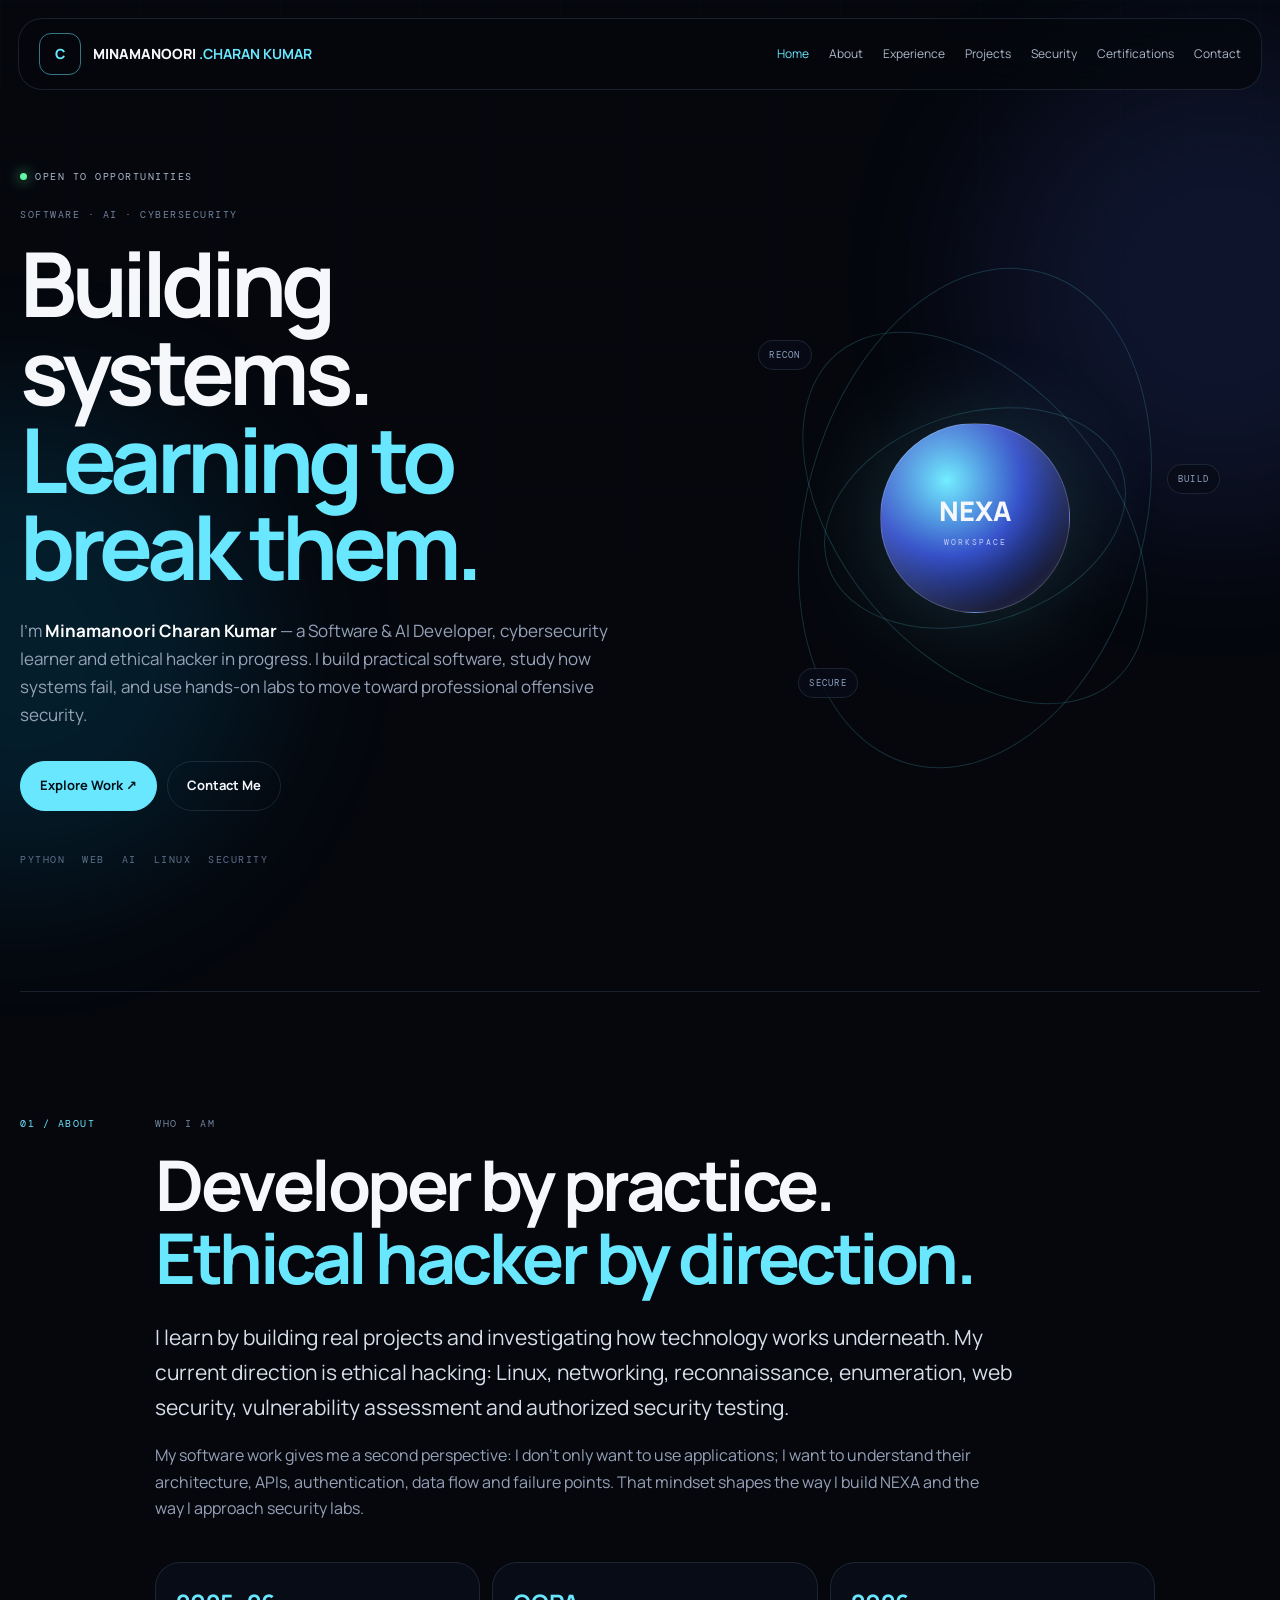
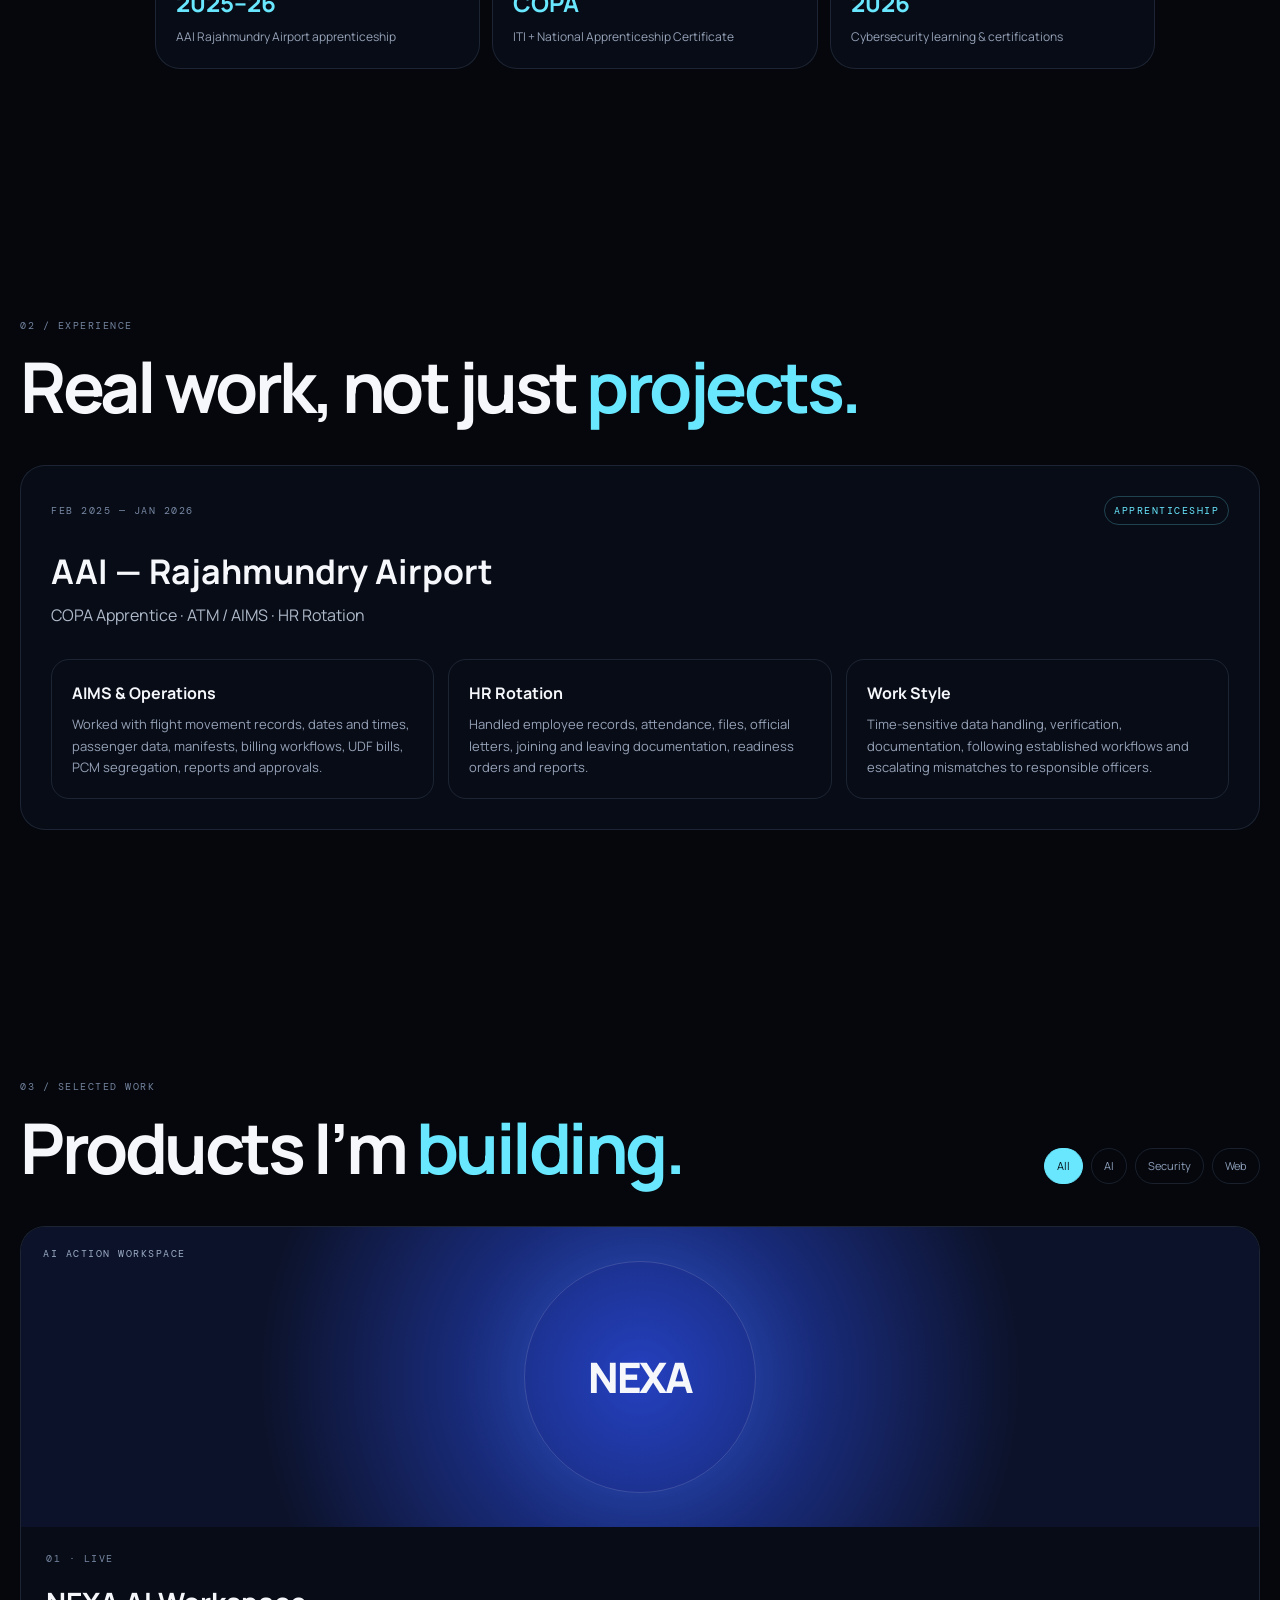
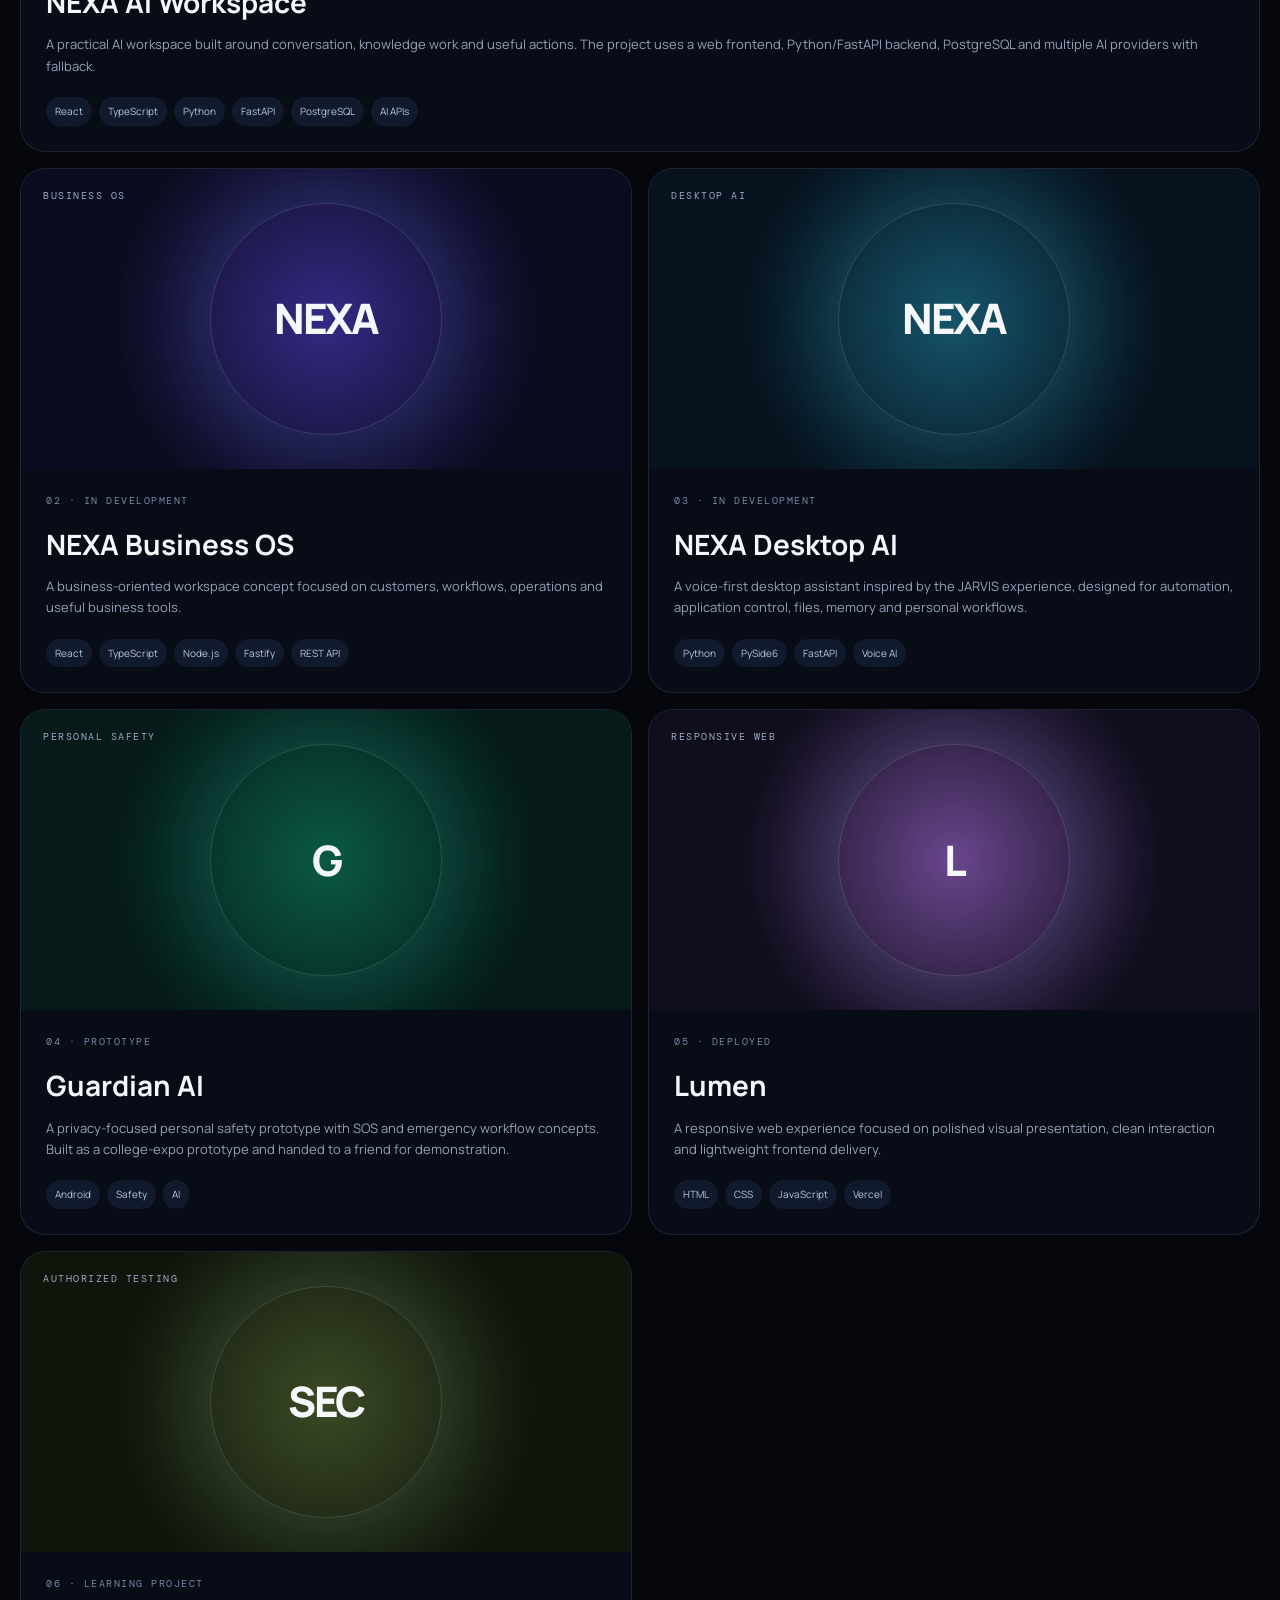
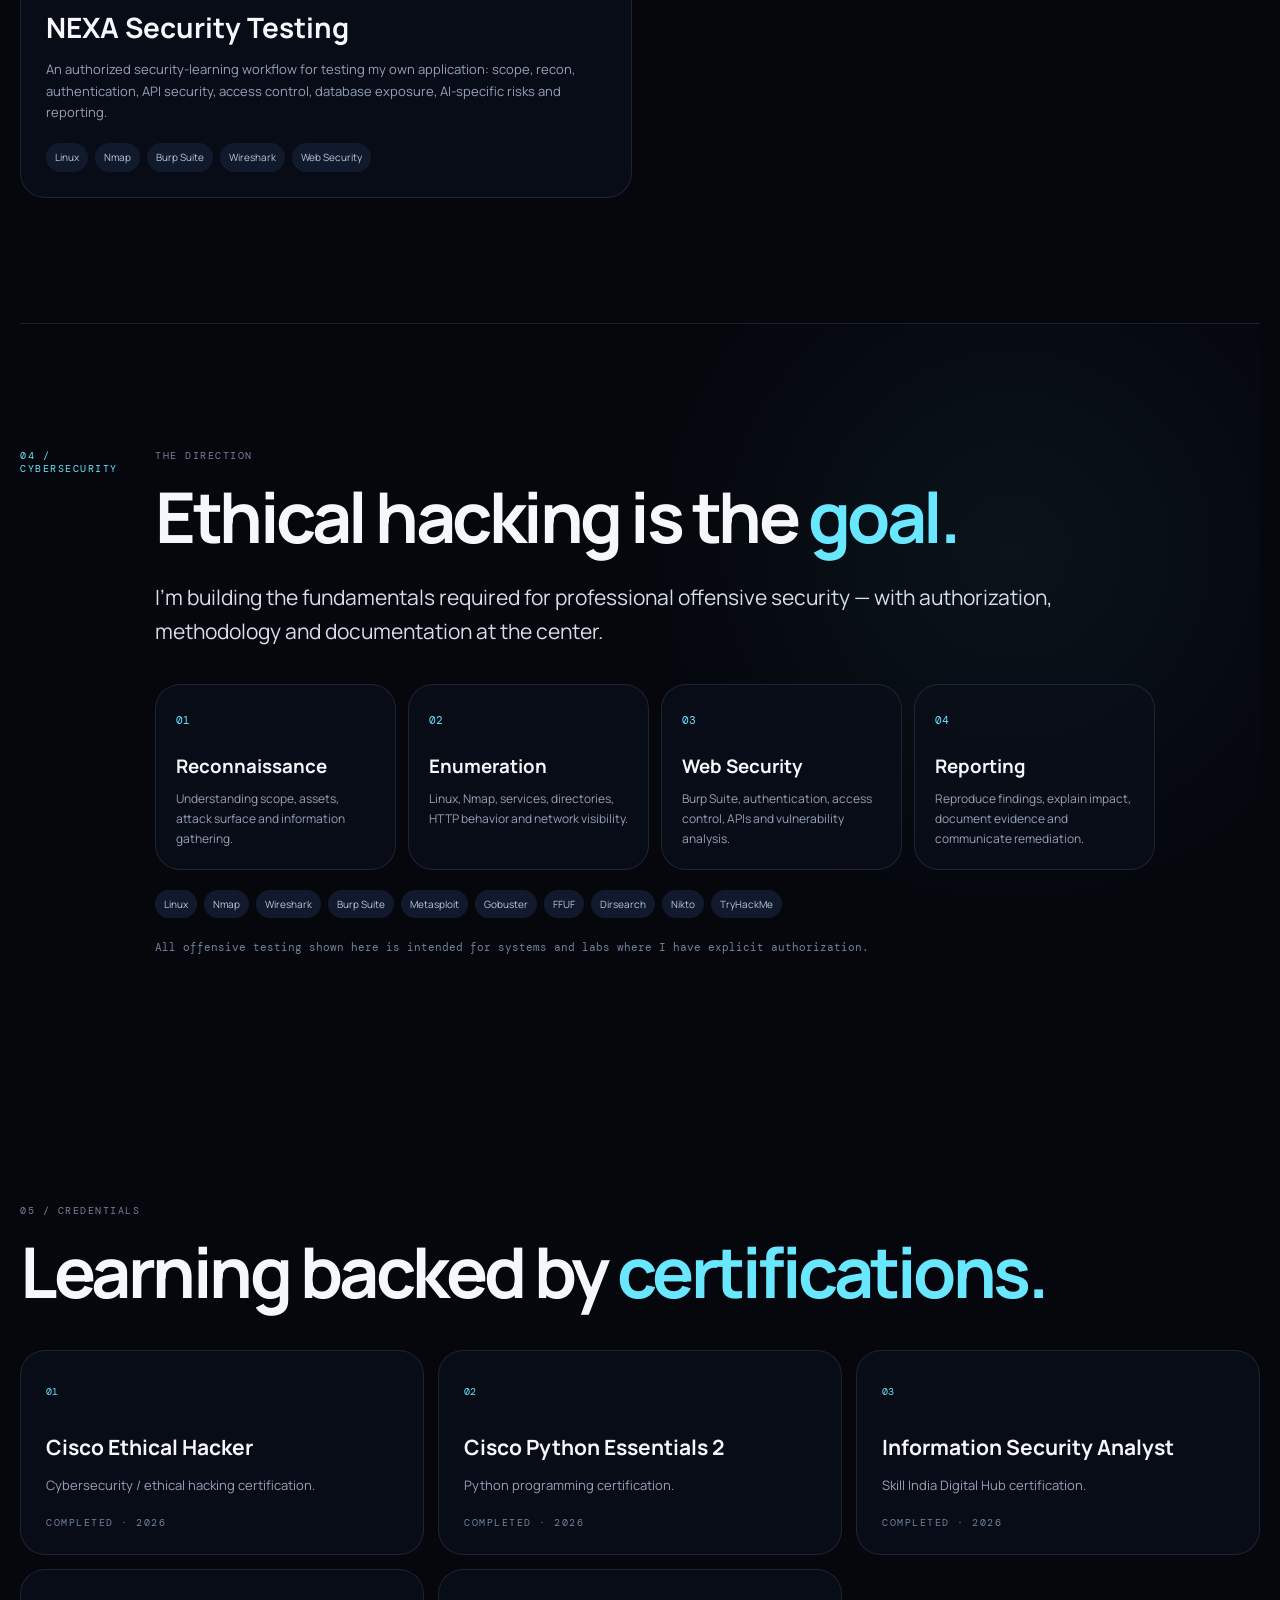
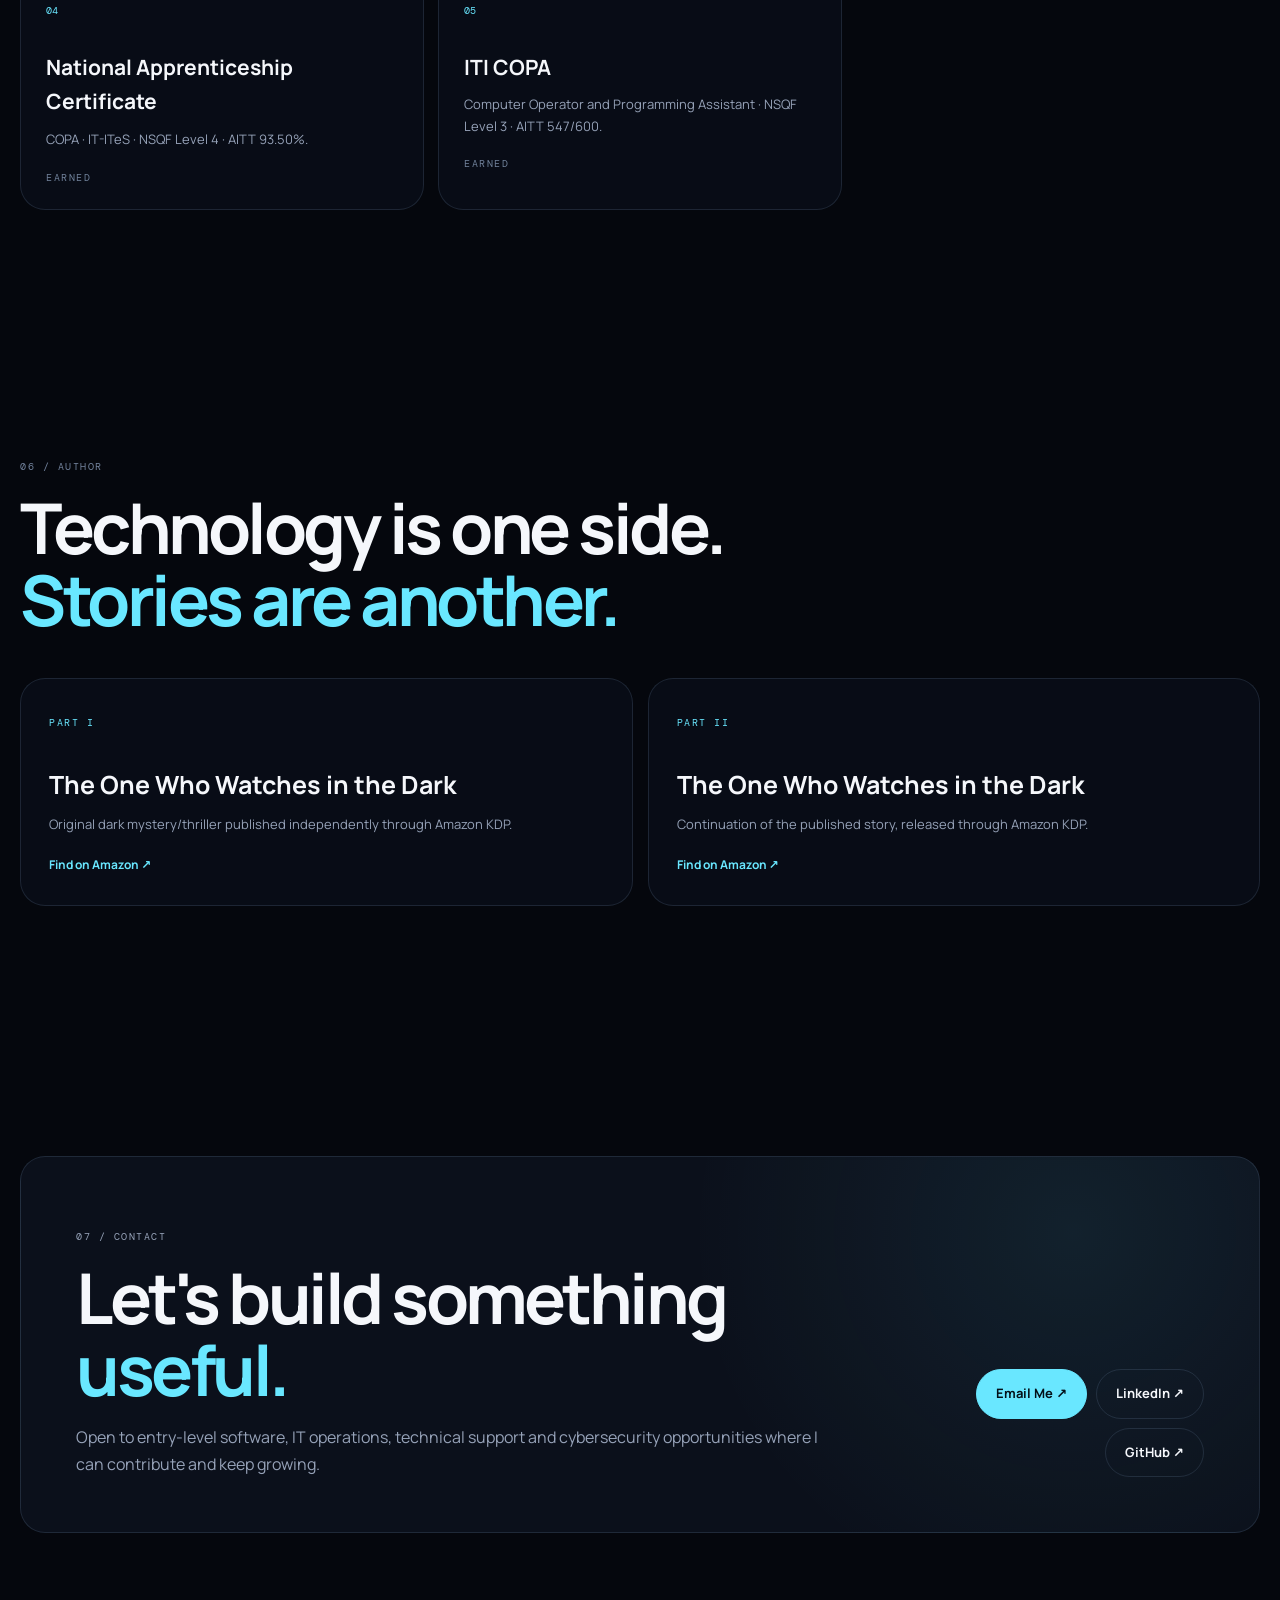
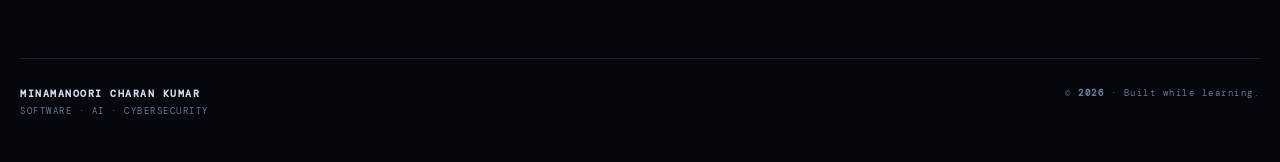
<file: index.html>
<!doctype html>
<html lang="en">
<head>
<meta charset="UTF-8">
<meta name="viewport" content="width=device-width, initial-scale=1.0">
<meta name="theme-color" content="#05070d">
<meta name="description" content="Minamanoori Charan Kumar — Software & AI Developer, cybersecurity learner and ethical hacker in progress. Explore NEXA, Guardian AI, Lumen, cybersecurity work, certifications, experience and publications.">
<meta name="author" content="Minamanoori Charan Kumar">
<meta name="robots" content="index, follow">
<link rel="canonical" href="https://minamanoori-charankumar.vercel.app/">
<meta property="og:type" content="website">
<meta property="og:title" content="Minamanoori Charan Kumar — Software, AI & Cybersecurity">
<meta property="og:description" content="Software & AI Developer | Cybersecurity Learner | Ethical Hacker in Progress">
<meta property="og:url" content="https://minamanoori-charankumar.vercel.app/">
<title>Minamanoori Charan Kumar — Software, AI & Cybersecurity</title>
<link rel="preconnect" href="https://fonts.googleapis.com">
<link rel="preconnect" href="https://fonts.gstatic.com" crossorigin>
<link href="https://fonts.googleapis.com/css2?family=DM+Mono:wght@400;500&family=Manrope:wght@400;500;600;700;800&display=swap" rel="stylesheet">
<link rel="stylesheet" href="style.css">
<script type="application/ld+json">{"@context":"https://schema.org","@type":"Person","name":"Minamanoori Charan Kumar","url":"https://minamanoori-charankumar.vercel.app/","jobTitle":"Software & AI Developer","description":"Software & AI Developer, cybersecurity learner and ethical hacker in progress.","sameAs":["https://www.linkedin.com/in/charankumar-minamanoori-8aa8062aa/","https://github.com/minamanoori-charankumar"]}</script>
</head>
<body>
<div class="loader" id="loader"><div class="loader-core">C</div><p>INITIALIZING PORTFOLIO</p></div>
<div class="ambient ambient-a"></div><div class="ambient ambient-b"></div><div class="grid"></div><div class="progress" id="progress"></div>

<header class="header">
<a class="brand" href="#home"><span class="brand-mark">C</span><span>MINAMANOORI <b>.CHARAN KUMAR</b></span></a>
<button class="menu" id="menu" aria-label="Open menu" aria-expanded="false"><span></span><span></span></button>
<nav id="nav">
<a href="#home">Home</a><a href="#about">About</a><a href="#experience">Experience</a><a href="#projects">Projects</a><a href="#security">Security</a><a href="#certifications">Certifications</a><a href="#contact">Contact</a>
</nav>
</header>

<main>
<section id="home" class="hero section">
<div class="hero-copy reveal">
<div class="availability"><span></span> OPEN TO OPPORTUNITIES</div>
<p class="eyebrow">SOFTWARE · AI · CYBERSECURITY</p>
<h1>Building systems.<br><em>Learning to break them.</em></h1>
<p class="hero-text">I'm <strong>Minamanoori Charan Kumar</strong> — a Software & AI Developer, cybersecurity learner and ethical hacker in progress. I build practical software, study how systems fail, and use hands-on labs to move toward professional offensive security.</p>
<div class="actions"><a class="btn primary" href="#projects">Explore Work ↗</a><a class="btn" href="#contact">Contact Me</a></div>
<div class="hero-meta"><span>PYTHON</span><span>WEB</span><span>AI</span><span>LINUX</span><span>SECURITY</span></div>
</div>
<div class="hero-visual reveal" aria-hidden="true">
<div class="ring ring-1"></div><div class="ring ring-2"></div><div class="ring ring-3"></div>
<div class="node node-a">RECON</div><div class="node node-b">BUILD</div><div class="node node-c">SECURE</div>
<div class="core"><span>NEXA</span><small>WORKSPACE</small></div>
</div>
</section>

<section id="about" class="section bordered">
<div class="section-label">01 / ABOUT</div>
<div class="content"><p class="eyebrow">WHO I AM</p>
<h2>Developer by practice.<br><em>Ethical hacker by direction.</em></h2>
<p class="lead">I learn by building real projects and investigating how technology works underneath. My current direction is ethical hacking: Linux, networking, reconnaissance, enumeration, web security, vulnerability assessment and authorized security testing.</p>
<p class="muted">My software work gives me a second perspective: I don't only want to use applications; I want to understand their architecture, APIs, authentication, data flow and failure points. That mindset shapes the way I build NEXA and the way I approach security labs.</p>
<div class="facts">
<div><b>2025–26</b><span>AAI Rajahmundry Airport apprenticeship</span></div>
<div><b>COPA</b><span>ITI + National Apprenticeship Certificate</span></div>
<div><b>2026</b><span>Cybersecurity learning & certifications</span></div>
</div></div>
</section>

<section id="experience" class="section">
<div class="section-heading"><div><p class="eyebrow">02 / EXPERIENCE</p><h2>Real work, not just <em>projects.</em></h2></div></div>
<article class="experience-card reveal">
<div class="exp-top"><span class="mono">FEB 2025 — JAN 2026</span><span class="badge">APPRENTICESHIP</span></div>
<h3>AAI — Rajahmundry Airport</h3><p class="role">COPA Apprentice · ATM / AIMS · HR Rotation</p>
<div class="exp-grid">
<div><h4>AIMS & Operations</h4><p>Worked with flight movement records, dates and times, passenger data, manifests, billing workflows, UDF bills, PCM segregation, reports and approvals.</p></div>
<div><h4>HR Rotation</h4><p>Handled employee records, attendance, files, official letters, joining and leaving documentation, readiness orders and reports.</p></div>
<div><h4>Work Style</h4><p>Time-sensitive data handling, verification, documentation, following established workflows and escalating mismatches to responsible officers.</p></div>
</div></article>
</section>

<section id="projects" class="section">
<div class="section-heading project-head"><div><p class="eyebrow">03 / SELECTED WORK</p><h2>Products I’m <em>building.</em></h2></div>
<div class="filters"><button class="active" data-filter="all">All</button><button data-filter="ai">AI</button><button data-filter="security">Security</button><button data-filter="web">Web</button></div></div>
<div class="projects">
<article class="project featured reveal" data-category="ai"><div class="project-art nexa-art"><span>NEXA</span><small>AI ACTION WORKSPACE</small></div><div class="project-info"><div class="project-number">01 · LIVE</div><h3>NEXA AI Workspace</h3><p>A practical AI workspace built around conversation, knowledge work and useful actions. The project uses a web frontend, Python/FastAPI backend, PostgreSQL and multiple AI providers with fallback.</p><div class="tags"><span>React</span><span>TypeScript</span><span>Python</span><span>FastAPI</span><span>PostgreSQL</span><span>AI APIs</span></div></div></article>

<article class="project reveal" data-category="ai web"><div class="project-art business-art"><span>NEXA</span><small>BUSINESS OS</small></div><div class="project-info"><div class="project-number">02 · IN DEVELOPMENT</div><h3>NEXA Business OS</h3><p>A business-oriented workspace concept focused on customers, workflows, operations and useful business tools.</p><div class="tags"><span>React</span><span>TypeScript</span><span>Node.js</span><span>Fastify</span><span>REST API</span></div></div></article>

<article class="project reveal" data-category="ai"><div class="project-art desktop-art"><span>NEXA</span><small>DESKTOP AI</small></div><div class="project-info"><div class="project-number">03 · IN DEVELOPMENT</div><h3>NEXA Desktop AI</h3><p>A voice-first desktop assistant inspired by the JARVIS experience, designed for automation, application control, files, memory and personal workflows.</p><div class="tags"><span>Python</span><span>PySide6</span><span>FastAPI</span><span>Voice AI</span></div></div></article>

<article class="project reveal" data-category="security ai"><div class="project-art guardian-art"><span>G</span><small>PERSONAL SAFETY</small></div><div class="project-info"><div class="project-number">04 · PROTOTYPE</div><h3>Guardian AI</h3><p>A privacy-focused personal safety prototype with SOS and emergency workflow concepts. Built as a college-expo prototype and handed to a friend for demonstration.</p><div class="tags"><span>Android</span><span>Safety</span><span>AI</span></div></div></article>

<article class="project reveal" data-category="web"><div class="project-art lumen-art"><span>L</span><small>RESPONSIVE WEB</small></div><div class="project-info"><div class="project-number">05 · DEPLOYED</div><h3>Lumen</h3><p>A responsive web experience focused on polished visual presentation, clean interaction and lightweight frontend delivery.</p><div class="tags"><span>HTML</span><span>CSS</span><span>JavaScript</span><span>Vercel</span></div></div></article>

<article class="project reveal" data-category="security"><div class="project-art security-art"><span>SEC</span><small>AUTHORIZED TESTING</small></div><div class="project-info"><div class="project-number">06 · LEARNING PROJECT</div><h3>NEXA Security Testing</h3><p>An authorized security-learning workflow for testing my own application: scope, recon, authentication, API security, access control, database exposure, AI-specific risks and reporting.</p><div class="tags"><span>Linux</span><span>Nmap</span><span>Burp Suite</span><span>Wireshark</span><span>Web Security</span></div></div></article>
</div></section>

<section id="security" class="section security-section bordered">
<div class="section-label">04 / CYBERSECURITY</div><div class="content"><p class="eyebrow">THE DIRECTION</p>
<h2>Ethical hacking is the <em>goal.</em></h2>
<p class="lead">I’m building the fundamentals required for professional offensive security — with authorization, methodology and documentation at the center.</p>
<div class="security-grid">
<div><b>01</b><h3>Reconnaissance</h3><p>Understanding scope, assets, attack surface and information gathering.</p></div>
<div><b>02</b><h3>Enumeration</h3><p>Linux, Nmap, services, directories, HTTP behavior and network visibility.</p></div>
<div><b>03</b><h3>Web Security</h3><p>Burp Suite, authentication, access control, APIs and vulnerability analysis.</p></div>
<div><b>04</b><h3>Reporting</h3><p>Reproduce findings, explain impact, document evidence and communicate remediation.</p></div>
</div>
<div class="tools"><span>Linux</span><span>Nmap</span><span>Wireshark</span><span>Burp Suite</span><span>Metasploit</span><span>Gobuster</span><span>FFUF</span><span>Dirsearch</span><span>Nikto</span><span>TryHackMe</span></div>
<p class="security-note">All offensive testing shown here is intended for systems and labs where I have explicit authorization.</p>
</div></section>

<section id="certifications" class="section">
<div class="section-heading"><div><p class="eyebrow">05 / CREDENTIALS</p><h2>Learning backed by <em>certifications.</em></h2></div></div>
<div class="cert-grid">
<article class="cert reveal"><span class="cert-no">01</span><h3>Cisco Ethical Hacker</h3><p>Cybersecurity / ethical hacking certification.</p><span class="cert-status">COMPLETED · 2026</span></article>
<article class="cert reveal"><span class="cert-no">02</span><h3>Cisco Python Essentials 2</h3><p>Python programming certification.</p><span class="cert-status">COMPLETED · 2026</span></article>
<article class="cert reveal"><span class="cert-no">03</span><h3>Information Security Analyst</h3><p>Skill India Digital Hub certification.</p><span class="cert-status">COMPLETED · 2026</span></article>
<article class="cert reveal"><span class="cert-no">04</span><h3>National Apprenticeship Certificate</h3><p>COPA · IT-ITeS · NSQF Level 4 · AITT 93.50%.</p><span class="cert-status">EARNED</span></article>
<article class="cert reveal"><span class="cert-no">05</span><h3>ITI COPA</h3><p>Computer Operator and Programming Assistant · NSQF Level 3 · AITT 547/600.</p><span class="cert-status">EARNED</span></article>
</div></section>

<section id="books" class="section">
<div class="section-heading"><div><p class="eyebrow">06 / AUTHOR</p><h2>Technology is one side.<br><em>Stories are another.</em></h2></div></div>
<div class="book-grid">
<article class="book"><span>PART I</span><h3>The One Who Watches in the Dark</h3><p>Original dark mystery/thriller published independently through Amazon KDP.</p><a href="https://www.amazon.com/s?k=The+One+Who+Watches+in+the+Dark+Minamanoori+Charankumar" target="_blank" rel="noopener">Find on Amazon ↗</a></article>
<article class="book"><span>PART II</span><h3>The One Who Watches in the Dark</h3><p>Continuation of the published story, released through Amazon KDP.</p><a href="https://www.amazon.com/s?k=The+One+Who+Watches+in+the+Dark+Part+2+Minamanoori+Charankumar" target="_blank" rel="noopener">Find on Amazon ↗</a></article>
</div></section>

<section id="contact" class="section">
<div class="contact-card reveal"><div><p class="eyebrow">07 / CONTACT</p><h2>Let's build something<br><em>useful.</em></h2><p>Open to entry-level software, IT operations, technical support and cybersecurity opportunities where I can contribute and keep growing.</p></div>
<div class="contact-actions"><a class="btn primary" href="mailto:m.charankumar2233@gmail.com">Email Me ↗</a><a class="btn" href="https://www.linkedin.com/in/charankumar-minamanoori-8aa8062aa/" target="_blank" rel="noopener">LinkedIn ↗</a><a class="btn" href="https://github.com/minamanoori-charankumar" target="_blank" rel="noopener">GitHub ↗</a></div></div>
</section>
</main>
<footer><div><strong>MINAMANOORI CHARAN KUMAR</strong><span>SOFTWARE · AI · CYBERSECURITY</span></div><span>© <b id="year"></b> · Built while learning.</span></footer>
<button class="back-top" id="backTop" aria-label="Back to top">↑</button>
<script src="script.js"></script>
</body>
</html>
</file>
<file: style.css>
*{box-sizing:border-box;margin:0;padding:0}:root{--bg:#05070d;--panel:#0b101b;--line:rgba(150,180,220,.15);--text:#f5f7fb;--muted:#96a2b8;--cyan:#69e7ff;--violet:#8c7cff;--green:#62f6a4;--max:1240px}html{scroll-behavior:smooth}body{background:var(--bg);color:var(--text);font-family:Manrope,system-ui,sans-serif;line-height:1.65;overflow-x:hidden}a{color:inherit;text-decoration:none}button{font:inherit}::selection{background:var(--cyan);color:#031018}.loader{position:fixed;inset:0;background:#03050a;display:grid;place-items:center;z-index:999;transition:.7s}.loader.hide{opacity:0;visibility:hidden}.loader-core{width:64px;height:64px;border:1px solid var(--cyan);border-radius:18px;display:grid;place-items:center;font-weight:800;font-size:24px;box-shadow:0 0 55px rgba(105,231,255,.2)}.loader p{position:absolute;margin-top:140px;font:10px "DM Mono";letter-spacing:.2em;color:var(--muted)}.ambient{position:fixed;width:480px;height:480px;border-radius:50%;filter:blur(80px);opacity:.13;pointer-events:none;z-index:-2}.ambient-a{top:5%;right:-180px;background:#4f6fff}.ambient-b{top:45%;left:-220px;background:#00b8ff}.grid{position:fixed;inset:0;pointer-events:none;z-index:-1;opacity:.12;background-image:linear-gradient(rgba(105,231,255,.14) 1px,transparent 1px),linear-gradient(90deg,rgba(105,231,255,.14) 1px,transparent 1px);background-size:70px 70px;mask-image:linear-gradient(#000,transparent 78%)}.progress{position:fixed;top:0;left:0;height:3px;width:0;background:linear-gradient(90deg,var(--cyan),var(--violet));z-index:1000}.header{position:fixed;top:18px;left:50%;transform:translateX(-50%);width:min(calc(100% - 36px),1280px);height:72px;padding:0 20px;border:1px solid var(--line);border-radius:24px;background:rgba(5,7,13,.72);backdrop-filter:blur(18px);z-index:100;display:flex;align-items:center;justify-content:space-between}.brand{display:flex;align-items:center;gap:12px;font-weight:800;font-size:14px}.brand b{color:var(--cyan)}.brand-mark{width:42px;height:42px;border:1px solid rgba(105,231,255,.5);border-radius:12px;display:grid;place-items:center;color:var(--cyan)}nav{display:flex;gap:20px}nav a{font-size:12px;color:#aeb9ca;transition:.25s}nav a:hover,nav a.active{color:var(--cyan)}.menu{display:none;background:transparent;border:0}.menu span{display:block;width:25px;height:2px;background:#fff;margin:5px}.section{width:min(calc(100% - 40px),var(--max));margin:auto;padding:125px 0}.hero{min-height:100vh;padding-top:170px;display:grid;grid-template-columns:1.05fr .95fr;align-items:center;gap:40px}.availability,.eyebrow,.mono,.badge,.project-number,.cert-status,footer,.hero-meta,.section-label,.project-art small,.book>span{font:10px "DM Mono",monospace;letter-spacing:.15em}.availability{display:flex;align-items:center;gap:8px;color:#aab6c9;margin-bottom:25px}.availability span{width:7px;height:7px;border-radius:50%;background:var(--green);box-shadow:0 0 14px var(--green)}.eyebrow{color:#73839d;margin-bottom:18px}.hero h1{font-size:clamp(48px,7vw,90px);line-height:.98;letter-spacing:-.06em;max-width:850px}.hero h1 em,h2 em{font-style:normal;color:var(--cyan)}.hero-text{max-width:720px;color:var(--muted);font-size:17px;margin-top:27px}.hero-text strong{color:#fff}.actions{display:flex;gap:10px;flex-wrap:wrap;margin-top:32px}.btn{display:inline-flex;align-items:center;justify-content:center;padding:13px 19px;border:1px solid var(--line);border-radius:999px;font-weight:700;font-size:13px;transition:.25s}.btn:hover{transform:translateY(-3px);border-color:rgba(105,231,255,.55)}.btn.primary{background:var(--cyan);color:#031018;border-color:var(--cyan)}.hero-meta{display:flex;gap:17px;flex-wrap:wrap;margin-top:42px;color:#60708a}.hero-visual{height:540px;position:relative;display:grid;place-items:center}.core{width:190px;height:190px;border-radius:50%;display:grid;place-items:center;align-content:center;background:radial-gradient(circle at 35% 30%,#73edff,#3651c9 42%,#0b102e 75%);box-shadow:0 0 100px rgba(105,231,255,.2),inset 0 0 45px rgba(255,255,255,.15);border:1px solid rgba(255,255,255,.25);z-index:2}.core span{font-size:27px;font-weight:800}.core small{font:8px "DM Mono";letter-spacing:.25em;color:#c2ccff;margin-top:4px}.ring{position:absolute;border:1px solid rgba(105,231,255,.18);border-radius:50%}.ring-1{width:310px;height:210px;transform:rotate(-18deg);animation:spin 12s linear infinite}.ring-2{width:430px;height:270px;transform:rotate(50deg);animation:spin 18s linear infinite reverse}.ring-3{width:510px;height:340px;transform:rotate(105deg);animation:spin 25s linear infinite}.node{position:absolute;padding:8px 10px;border:1px solid var(--line);border-radius:999px;background:rgba(8,12,23,.8);font:9px "DM Mono";letter-spacing:.14em;color:#91a4c3}.node-a{top:92px;left:12%}.node-b{right:7%;top:40%}.node-c{bottom:90px;left:19%}@keyframes spin{to{transform:rotate(360deg)}}.bordered{border-top:1px solid var(--line)}.bordered,.security-section{display:grid;grid-template-columns:90px 1fr;gap:45px}.section-label{color:var(--cyan)}.content{max-width:1000px}h2{font-size:clamp(38px,5.5vw,70px);line-height:1.04;letter-spacing:-.05em}.lead{font-size:21px;color:#d7deea;max-width:900px;margin-top:27px}.muted{color:var(--muted);max-width:850px;margin-top:18px}.facts{display:grid;grid-template-columns:repeat(3,1fr);gap:12px;margin-top:40px}.facts div,.experience-card,.project,.cert,.book,.contact-card,.security-grid>div{border:1px solid var(--line);background:rgba(11,16,27,.72);border-radius:25px}.facts div{padding:20px}.facts b{display:block;font-size:24px;color:var(--cyan)}.facts span{font-size:12px;color:var(--muted)}.section-heading{display:flex;justify-content:space-between;align-items:end;gap:25px;margin-bottom:42px}.experience-card{padding:30px}.exp-top{display:flex;justify-content:space-between;align-items:center;gap:20px}.mono,.project-number{color:#7788a4}.badge{border:1px solid rgba(105,231,255,.25);color:var(--cyan);padding:7px 9px;border-radius:999px}.experience-card h3{font-size:34px;margin-top:18px}.role{color:#aeb9ca;margin-top:3px}.exp-grid{display:grid;grid-template-columns:repeat(3,1fr);gap:14px;margin-top:30px}.exp-grid>div{padding:20px;border:1px solid var(--line);border-radius:18px}.exp-grid h4{margin-bottom:8px}.exp-grid p{font-size:13px;color:var(--muted)}.filters{display:flex;gap:8px;flex-wrap:wrap}.filters button{border:1px solid var(--line);background:transparent;color:#8fa0bb;border-radius:999px;padding:8px 12px;font-size:11px;cursor:pointer}.filters button.active,.filters button:hover{background:var(--cyan);color:#031018;border-color:var(--cyan)}.projects{display:grid;grid-template-columns:repeat(2,1fr);gap:16px}.project{overflow:hidden;transition:.3s}.project:hover,.cert:hover,.book:hover{transform:translateY(-5px);border-color:rgba(105,231,255,.45)}.project.hidden{display:none}.project.featured{grid-column:span 2}.project-art{height:300px;display:grid;place-items:center;position:relative;overflow:hidden}.project-art:before{content:"";position:absolute;width:230px;height:230px;border-radius:50%;border:1px solid rgba(255,255,255,.14);box-shadow:0 0 90px rgba(105,231,255,.12)}.project-art span{font-size:42px;font-weight:800;letter-spacing:-.05em;z-index:1}.project-art small{position:absolute;left:22px;top:20px;color:#9aabc4}.nexa-art{background:radial-gradient(circle,#2440bf,#0c1229 60%)}.business-art{background:radial-gradient(circle,#342a85,#0c0c20 62%)}.desktop-art{background:radial-gradient(circle,#15546a,#07121e 62%)}.guardian-art{background:radial-gradient(circle,#0a5944,#061b19 62%)}.lumen-art{background:radial-gradient(circle,#69468d,#100d1c 62%)}.security-art{background:radial-gradient(circle,#3b4a25,#10150c 62%)}.project-info{padding:25px}.project-info h3{font-size:28px;margin:14px 0 9px}.project-info p{font-size:13px;color:var(--muted)}.tags,.tools{display:flex;flex-wrap:wrap;gap:7px;margin-top:20px}.tags span,.tools span{font-size:10px;padding:6px 9px;border-radius:999px;background:#111a2c;color:#b7c6de}.security-section{background:radial-gradient(circle at 80% 30%,rgba(105,231,255,.06),transparent 35%)}.security-grid{display:grid;grid-template-columns:repeat(4,1fr);gap:12px;margin-top:35px}.security-grid>div{padding:20px}.security-grid b{font:11px "DM Mono";color:var(--cyan)}.security-grid h3{margin:20px 0 7px}.security-grid p{font-size:12px;color:var(--muted)}.security-note{font:11px "DM Mono";color:#71829b;margin-top:22px}.cert-grid{display:grid;grid-template-columns:repeat(3,1fr);gap:14px}.cert{padding:25px;min-height:190px;transition:.3s}.cert-no{font:10px "DM Mono";color:var(--cyan)}.cert h3{font-size:21px;margin:28px 0 10px}.cert p{font-size:13px;color:var(--muted)}.cert-status{display:block;color:#71829b;margin-top:20px}.book-grid{display:grid;grid-template-columns:repeat(2,1fr);gap:15px}.book{padding:28px;min-height:220px}.book>span{color:var(--cyan)}.book h3{font-size:25px;margin:30px 0 9px}.book p{font-size:13px;color:var(--muted)}.book a{display:inline-block;margin-top:20px;color:var(--cyan);font-weight:700;font-size:12px}.contact-card{padding:55px;display:flex;justify-content:space-between;align-items:end;gap:40px;background:radial-gradient(circle at 85% 20%,rgba(105,231,255,.08),transparent 35%),#0b101b}.contact-card>div:first-child{max-width:760px}.contact-card p{color:var(--muted);margin-top:18px}.contact-actions{display:flex;flex-wrap:wrap;gap:9px;justify-content:flex-end}footer{width:min(calc(100% - 40px),var(--max));margin:auto;border-top:1px solid var(--line);padding:28px 0 45px;display:flex;justify-content:space-between;color:#687995}footer strong{display:block;color:#d7dfec;margin-bottom:4px}footer span{font-size:9px}.back-top{position:fixed;right:24px;bottom:24px;width:48px;height:48px;border-radius:50%;border:1px solid var(--cyan);background:#05070ddd;color:var(--cyan);opacity:0;pointer-events:none;z-index:90}.back-top.show{opacity:1;pointer-events:auto}.reveal{opacity:0;transform:translateY(18px);transition:.75s}.reveal.visible{opacity:1;transform:none}@media(max-width:1050px){nav{gap:12px}.hero{grid-template-columns:1fr}.hero-visual{height:400px;order:-1}.exp-grid{grid-template-columns:1fr}.security-grid{grid-template-columns:repeat(2,1fr)}.cert-grid{grid-template-columns:repeat(2,1fr)}}@media(max-width:760px){.header{top:10px;width:calc(100% - 20px);height:64px}.brand{font-size:11px}.brand-mark{width:38px;height:38px}nav{display:none;position:absolute;top:73px;left:0;right:0;padding:17px;flex-direction:column;background:rgba(5,7,13,.96);border:1px solid var(--line);border-radius:20px}nav.open{display:flex}.menu{display:block}.section{width:min(calc(100% - 28px),var(--max));padding:90px 0}.hero{padding-top:130px;min-height:auto}.hero h1{font-size:48px}.hero-text{font-size:15px}.hero-visual{height:330px}.core{width:145px;height:145px}.ring-1{width:260px;height:170px}.ring-2{width:320px;height:210px}.ring-3{width:370px;height:250px}.node{display:none}.bordered,.security-section{display:block}.section-label{display:none}.lead{font-size:18px}.facts,.projects,.book-grid,.cert-grid{grid-template-columns:1fr}.project.featured{grid-column:span 1}.project-art{height:240px}.security-grid{grid-template-columns:1fr}.section-heading{display:block}.filters{margin-top:18px}.contact-card{display:block;padding:32px}.contact-actions{justify-content:flex-start;margin-top:28px}footer{display:block}footer>span{display:block;margin-top:15px}.ambient{width:260px;height:260px}.grid{background-size:45px 45px}}@media(prefers-reduced-motion:reduce){html{scroll-behavior:auto}.ring{animation:none}.reveal{transition:none}}
</file>
